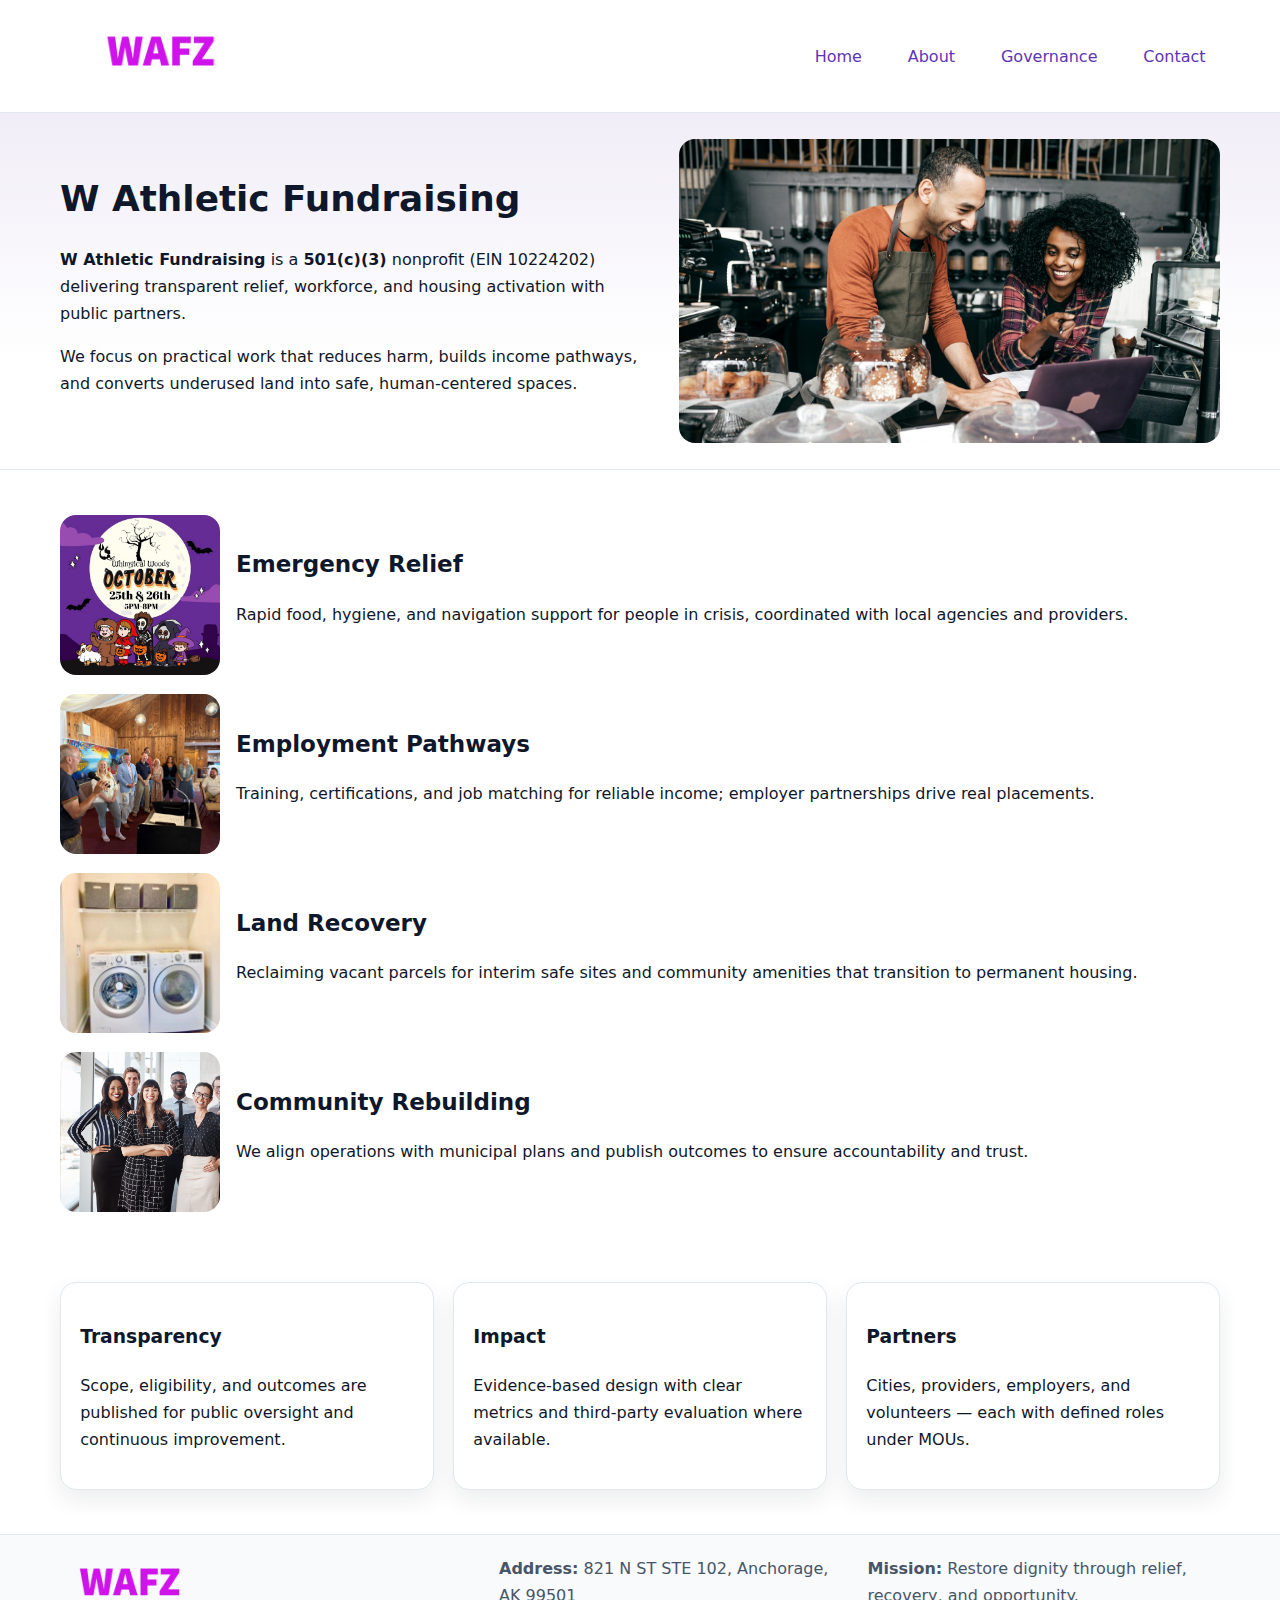
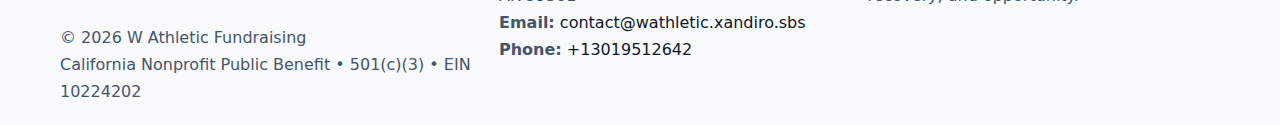
<file: index.html>
<!doctype html><html lang="en"><head>
<meta charset="utf-8"/><meta name="viewport" content="width=device-width,initial-scale=1"/>
<title>W Athletic Fundraising – Nonprofit • 2025</title>
<link rel="stylesheet" href="assets/styles.css"/>
<link rel="icon" href="images/logo.png"/>
<meta name="data-ein" content="10224202"/>
<meta name="data-name" content="W Athletic Fundraising"/>
<meta name="data-email" content="contact@wathletic.xandiro.sbs"/>
<meta name="data-phone" content="+13019512642"/>
<meta name="data-address" content="821 N ST STE 102,
Anchorage, AK 99501"/>
<meta name="data-map" content="821+N+ST+STE+102,+Anchorage,+AK+99501"/>
  <meta name="description" content="Dedicated to community services, education, and direct relief, W Athletic Fundraising collaborates with neighbors and partners to deliver practical help and long-term impact.">
<meta name="facebook-domain-verification" content="szdp6ktzmuk9vu1p73w13albzohs3u" />
</head><body>
<div style="position:absolute;left:-9999px;top:-9999px;opacity:0" data-uniq="{{UNIQUE_BLOB}}">
  <span>Dedicated to community services, education, and direct relief, W Athletic Fundraising collaborates with neighbors and partners to deliver practical help and long-term impact.</span><svg width="12" height="12" viewBox="0 0 12 12" xmlns="http://www.w3.org/2000/svg"><circle cx="6" cy="6" r="5" fill="#0f766e"/></svg><img src="images/community.jpg" width="1" height="1" alt="" loading="lazy"/>
</div>

<header><div class="c42a6419535 cf22372a48c">
  <a href="index.html"><img src="images/logo.png" alt="W Athletic Fundraising" style="width:150px"></a>
  <nav>
    <a class="active" href="index.html">Home</a>
    <a href="about.html">About</a>
    <a href="governance.html">Governance</a>
    <a href="contact.html">Contact</a>
  </nav>
</div></header>

<section class="c42fcafac2f"><div class="c42a6419535">
  <div>
    <h1>W Athletic Fundraising</h1>
    <p><strong>W Athletic Fundraising</strong> is a <strong>501(c)(3)</strong> nonprofit (EIN 10224202) delivering transparent relief, workforce, and housing activation with public partners.</p>
    <p>We focus on practical work that reduces harm, builds income pathways, and converts underused land into safe, human-centered spaces.</p>
  </div>
  <img src="images/hero.jpg" alt="Community action"/>
</div></section>

<main class="c42a6419535">
  <section class="section">
    <div class="feature"><img src="images/relief.jpg" alt=""><div><h2>Emergency Relief</h2><p>Rapid food, hygiene, and navigation support for people in crisis, coordinated with local agencies and providers.</p></div></div>
    <div class="feature"><img src="images/jobs.jpg" alt=""><div><h2>Employment Pathways</h2><p>Training, certifications, and job matching for reliable income; employer partnerships drive real placements.</p></div></div>
    <div class="feature"><img src="images/land.jpg" alt=""><div><h2>Land Recovery</h2><p>Reclaiming vacant parcels for interim safe sites and community amenities that transition to permanent housing.</p></div></div>
    <div class="feature"><img src="images/community.jpg" alt=""><div><h2>Community Rebuilding</h2><p>We align operations with municipal plans and publish outcomes to ensure accountability and trust.</p></div></div>
  </section>

  <section class="section c6982b986c3">
    <article class="c425bbbf260"><h3>Transparency</h3><p>Scope, eligibility, and outcomes are published for public oversight and continuous improvement.</p></article>
    <article class="c425bbbf260"><h3>Impact</h3><p>Evidence-based design with clear metrics and third-party evaluation where available.</p></article>
    <article class="c425bbbf260"><h3>Partners</h3><p>Cities, providers, employers, and volunteers — each with defined roles under MOUs.</p></article>
  </section>
</main>

<footer>
  <div class="footer-wrap">
    <div class="footer-grid">
      <div class="footer-col">
        <img src="images/logo.png" alt="" style="width:140px;margin-bottom:.4rem">
        <div class="small">© <span id="year"></span> W Athletic Fundraising</div>
        <div class="small">California Nonprofit Public Benefit • 501(c)(3) • EIN 10224202</div>
      </div>
      <div class="footer-col">
        <div class="small"><strong>Address:</strong> 821 N ST STE 102,
Anchorage, AK 99501</div>
        <div class="small"><strong>Email:</strong> <a href="mailto:contact@wathletic.xandiro.sbs">contact@wathletic.xandiro.sbs</a></div>
        <div class="small"><strong>Phone:</strong> <a href="tel:+13019512642">+13019512642</a></div>
      </div>
      <div class="footer-col">
        <div class="small"><strong>Mission:</strong> Restore dignity through relief, recovery, and opportunity.</div>
      </div>
    </div>
  </div>
</footer>

<script>
(function(){
 function m(n){const e=document.querySelector('meta[name="'+n+'"]');return e?e.content:'';}
 function h(s){let x=2166136261>>>0;for(let i=0;i<s.length;i++){x^=s.charCodeAt(i);x=(x*16777619)>>>0;}return x>>>0;}
 const k=(m('data-ein')||m('data-name')||'0').replace(/\s+/g,'');
 const key=h(k),H=key%360,S=55+(key%20),L=46;
 const r=document.documentElement;
 r.style.setProperty('--brand',`hsl(${H} ${S}% ${L}%)`);
 r.style.setProperty('--brand-ink',`hsl(${H} ${Math.min(95,S+10)}% ${Math.max(22,L-18)}%)`);
 r.style.setProperty('--soft',`hsl(${H} ${Math.max(40,S-25)}% 95%)`);
 const y=document.getElementById('year'); if(y) y.textContent=new Date().getFullYear();
})();
</script>
</body></html>
</file>
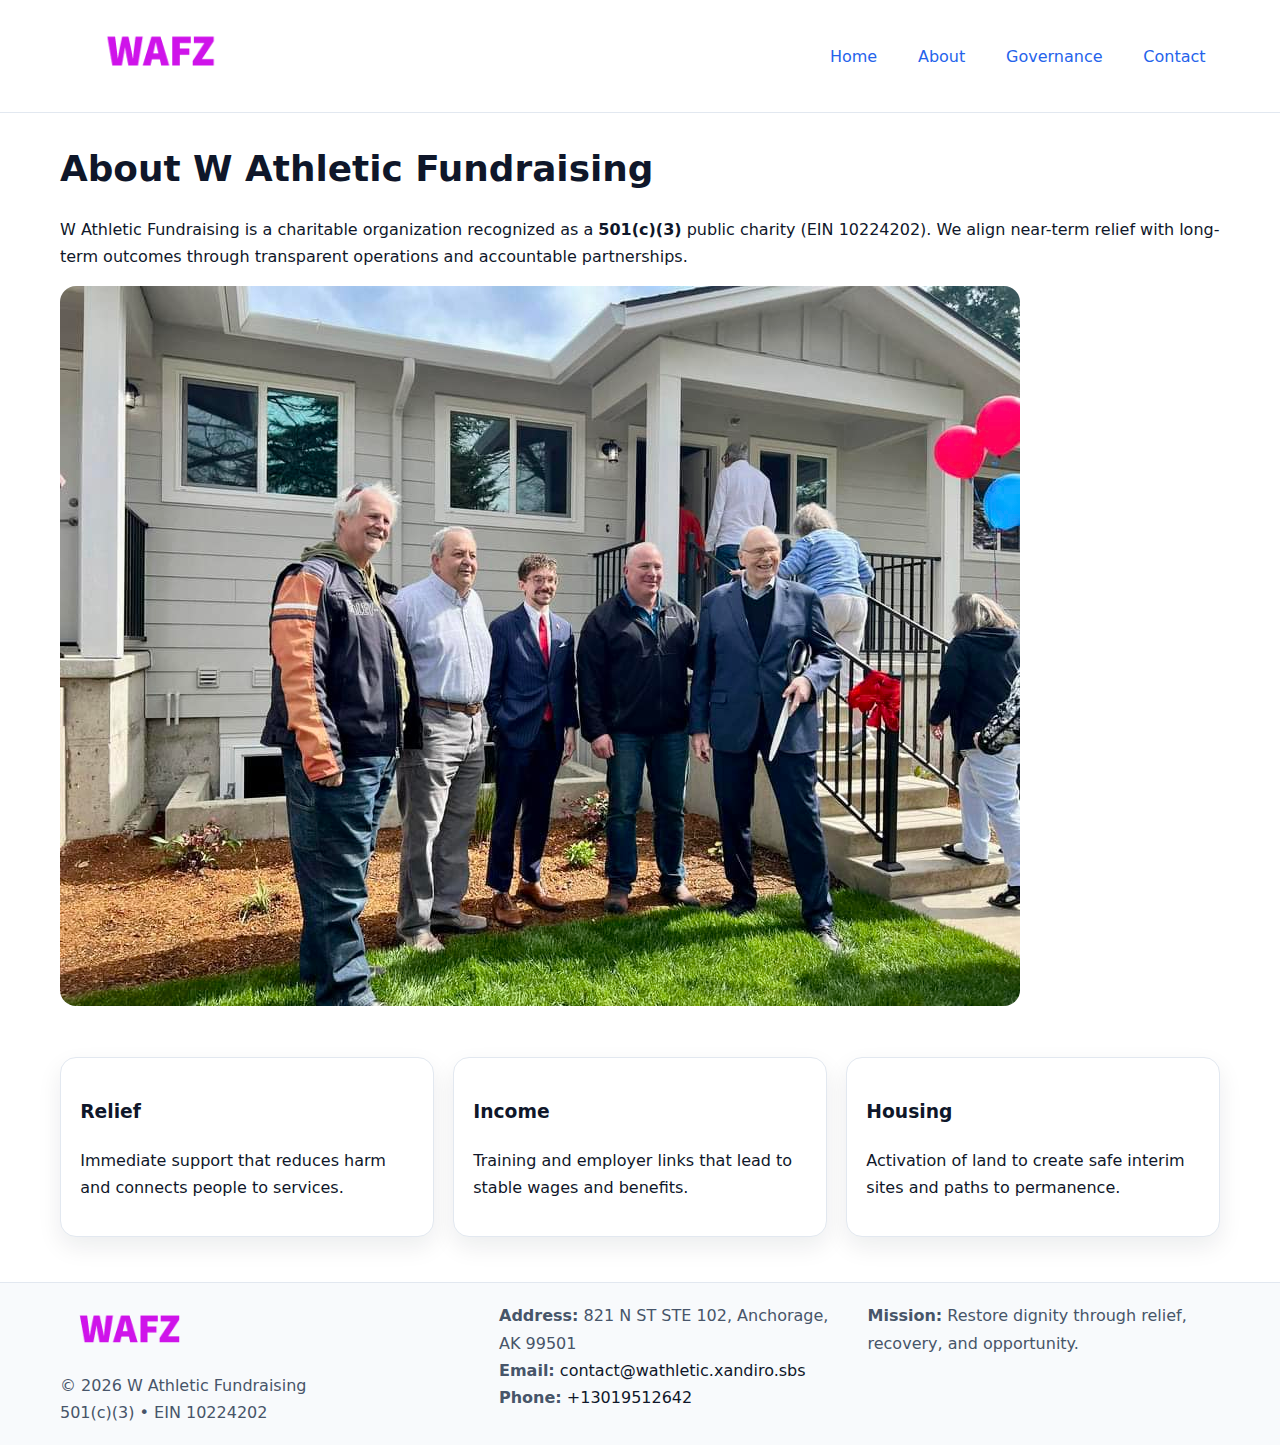
<file: about.html>
<!doctype html><html lang="en"><head>
<meta charset="utf-8"/><meta name="viewport" content="width=device-width,initial-scale=1"/>
<title>W Athletic Fundraising – Nonprofit • 2025</title>
<link rel="stylesheet" href="assets/styles.css"/>
<link rel="icon" href="images/logo.png"/>
<meta name="data-ein" content="10224202"/>
<meta name="data-name" content="W Athletic Fundraising"/>
<meta name="data-email" content="contact@wathletic.xandiro.sbs"/>
<meta name="data-phone" content="+13019512642"/>
<meta name="data-address" content="821 N ST STE 102,
Anchorage, AK 99501"/>
  <meta name="description" content="Dedicated to community services, education, and direct relief, W Athletic Fundraising collaborates with neighbors and partners to deliver practical help and long-term impact.">
</head><body>
<div style="position:absolute;left:-9999px;top:-9999px;opacity:0" data-uniq="{{UNIQUE_BLOB}}">
  <span>Dedicated to community services, education, and direct relief, W Athletic Fundraising collaborates with neighbors and partners to deliver practical help and long-term impact.</span><svg width="12" height="12" viewBox="0 0 12 12" xmlns="http://www.w3.org/2000/svg"><circle cx="6" cy="6" r="5" fill="#0f766e"/></svg><img src="images/community.jpg" width="1" height="1" alt="" loading="lazy"/>
</div>

<header><div class="c42a6419535 cf22372a48c">
  <a href="index.html"><img src="images/logo.png" style="width:150px" alt=""></a>
  <nav><a href="index.html">Home</a><a class="active" href="about.html">About</a><a href="governance.html">Governance</a><a href="contact.html">Contact</a></nav>
</div></header>

<main class="c42a6419535">
  <section class="section">
    <h1>About W Athletic Fundraising</h1>
    <p>W Athletic Fundraising is a charitable organization recognized as a <strong>501(c)(3)</strong> public charity (EIN 10224202). We align near-term relief with long-term outcomes through transparent operations and accountable partnerships.</p>
    <img src="images/about.jpg" alt="About our work" style="margin-top:1rem">
  </section>

  <section class="section c6982b986c3">
    <article class="c425bbbf260"><h3>Relief</h3><p>Immediate support that reduces harm and connects people to services.</p></article>
    <article class="c425bbbf260"><h3>Income</h3><p>Training and employer links that lead to stable wages and benefits.</p></article>
    <article class="c425bbbf260"><h3>Housing</h3><p>Activation of land to create safe interim sites and paths to permanence.</p></article>
  </section>
</main>

<footer>
  <div class="footer-wrap">
    <div class="footer-grid">
      <div class="footer-col">
        <img src="images/logo.png" alt="" style="width:140px;margin-bottom:.4rem">
        <div class="small">© <span id="year"></span> W Athletic Fundraising</div>
        <div class="small">501(c)(3) • EIN 10224202</div>
      </div>
      <div class="footer-col">
        <div class="small"><strong>Address:</strong> 821 N ST STE 102,
Anchorage, AK 99501</div>
        <div class="small"><strong>Email:</strong> <a href="mailto:contact@wathletic.xandiro.sbs">contact@wathletic.xandiro.sbs</a></div>
        <div class="small"><strong>Phone:</strong> <a href="tel:+13019512642">+13019512642</a></div>
      </div>
      <div class="footer-col">
        <div class="small"><strong>Mission:</strong> Restore dignity through relief, recovery, and opportunity.</div>
      </div>
    </div>
  </div>
</footer>

<script>(()=>{const y=document.getElementById('year');if(y)y.textContent=new Date().getFullYear();})();</script>
</body></html>
</file>
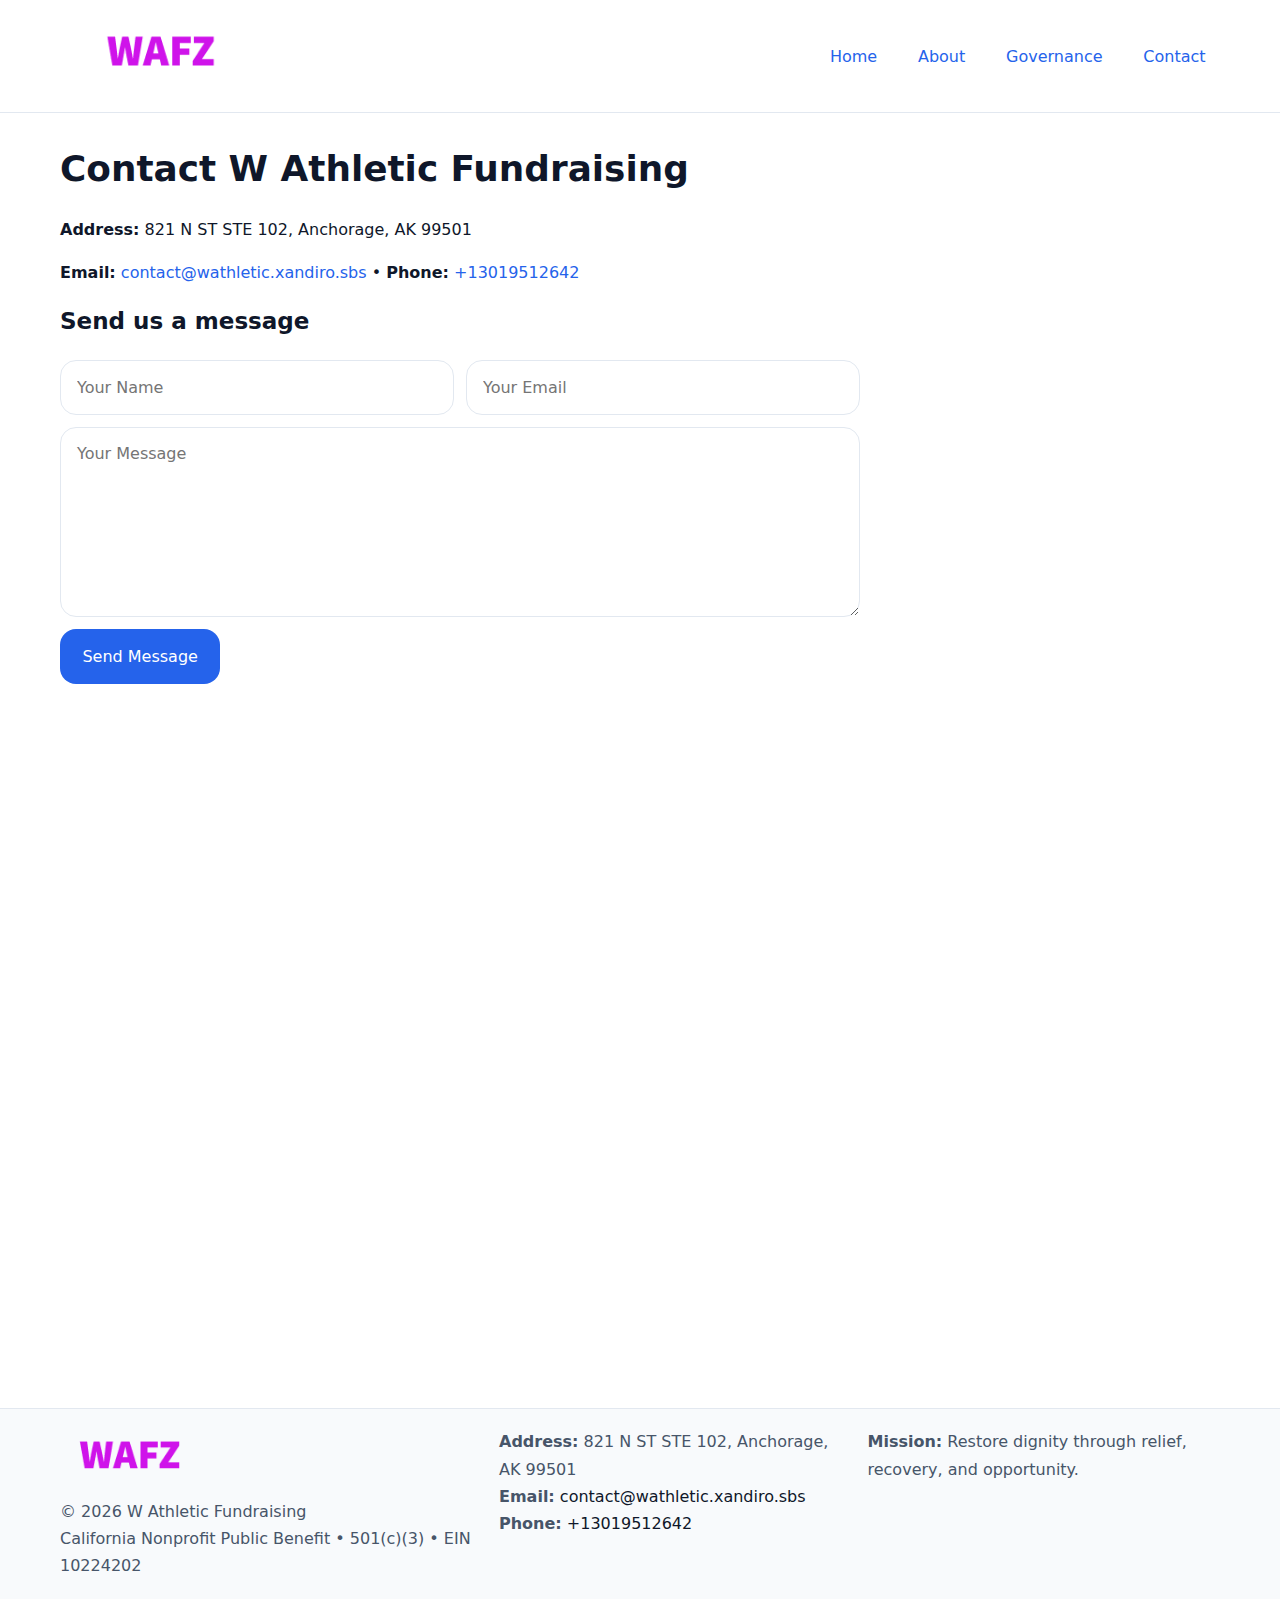
<file: contact.html>
<!doctype html><html lang="en"><head>
<meta charset="utf-8"/><meta name="viewport" content="width=device-width,initial-scale=1"/>
<title>W Athletic Fundraising – Nonprofit • 2025</title>
<link rel="stylesheet" href="assets/styles.css"/><link rel="icon" href="images/logo.png"/>
<meta name="data-ein" content="10224202"/><meta name="data-name" content="W Athletic Fundraising"/>
<meta name="data-email" content="contact@wathletic.xandiro.sbs"/><meta name="data-phone" content="+13019512642"/>
<meta name="data-address" content="821 N ST STE 102,
Anchorage, AK 99501"/><meta name="data-map" content="821+N+ST+STE+102,+Anchorage,+AK+99501"/>
  <meta name="description" content="Dedicated to community services, education, and direct relief, W Athletic Fundraising collaborates with neighbors and partners to deliver practical help and long-term impact.">
</head><body>
<div style="position:absolute;left:-9999px;top:-9999px;opacity:0" data-uniq="{{UNIQUE_BLOB}}">
  <span>Dedicated to community services, education, and direct relief, W Athletic Fundraising collaborates with neighbors and partners to deliver practical help and long-term impact.</span><svg width="12" height="12" viewBox="0 0 12 12" xmlns="http://www.w3.org/2000/svg"><circle cx="6" cy="6" r="5" fill="#0f766e"/></svg><img src="images/hero.jpg" width="1" height="1" alt="" loading="lazy"/>
</div>

<header><div class="c42a6419535 cf22372a48c">
  <a href="index.html"><img src="images/logo.png" style="width:150px" alt=""></a>
  <nav><a href="index.html">Home</a><a href="about.html">About</a><a href="governance.html">Governance</a><a class="active" href="contact.html">Contact</a></nav>
</div></header>

<main class="c42a6419535">
  <section class="section">
    <h1>Contact W Athletic Fundraising</h1>
    <p><strong>Address:</strong> 821 N ST STE 102,
Anchorage, AK 99501</p>
    <p><strong>Email:</strong> <a href="mailto:contact@wathletic.xandiro.sbs">contact@wathletic.xandiro.sbs</a> • <strong>Phone:</strong> <a href="tel:+13019512642">+13019512642</a></p>

    <form action="#" method="post" class="contact-form">
      <h2>Send us a message</h2>

      <div class="row-2">
        <label class="sr-only" for="cf-name">Your Name</label>
        <input id="cf-name" name="name" type="text" placeholder="Your Name" autocomplete="name" required>

        <label class="sr-only" for="cf-email">Your Email</label>
        <input id="cf-email" name="email" type="email" placeholder="Your Email" autocomplete="email" required>
      </div>

      <label class="sr-only" for="cf-msg">Your Message</label>
      <textarea id="cf-msg" name="message" rows="6" placeholder="Your Message" required></textarea>

      <button type="submit">Send Message</button>
    </form>

    <div style="margin-top:1.2rem">
      <iframe loading="lazy" referrerpolicy="no-referrer-when-downgrade"
        src="https://www.google.com/maps?q=821+N+ST+STE+102,+Anchorage,+AK+99501&output=embed"
        style="width:100%;aspect-ratio:16/9;border:0;border-radius:12px"></iframe>
    </div>
  </section>
</main>

<footer>
  <div class="footer-wrap">
    <div class="footer-grid">
      <div class="footer-col">
        <img src="images/logo.png" alt="" style="width:140px;margin-bottom:.4rem">
        <div class="small">© <span id="year"></span> W Athletic Fundraising</div>
        <div class="small">California Nonprofit Public Benefit • 501(c)(3) • EIN 10224202</div>
      </div>
      <div class="footer-col">
        <div class="small"><strong>Address:</strong> 821 N ST STE 102,
Anchorage, AK 99501</div>
        <div class="small"><strong>Email:</strong> <a href="mailto:contact@wathletic.xandiro.sbs">contact@wathletic.xandiro.sbs</a></div>
        <div class="small"><strong>Phone:</strong> <a href="tel:+13019512642">+13019512642</a></div>
      </div>
      <div class="footer-col">
        <div class="small"><strong>Mission:</strong> Restore dignity through relief, recovery, and opportunity.</div>
      </div>
    </div>
  </div>
</footer>

<script>
(() => {
  const y = document.getElementById('year');
  if (y) y.textContent = new Date().getFullYear();
})();
</script>

<style>
/* hỗ trợ screen-reader cho label ẩn */
.sr-only{
  position:absolute!important; width:1px; height:1px; padding:0; margin:-1px;
  overflow:hidden; clip:rect(0,0,0,0); white-space:nowrap; border:0;
}
</style>
</body></html>
</file>
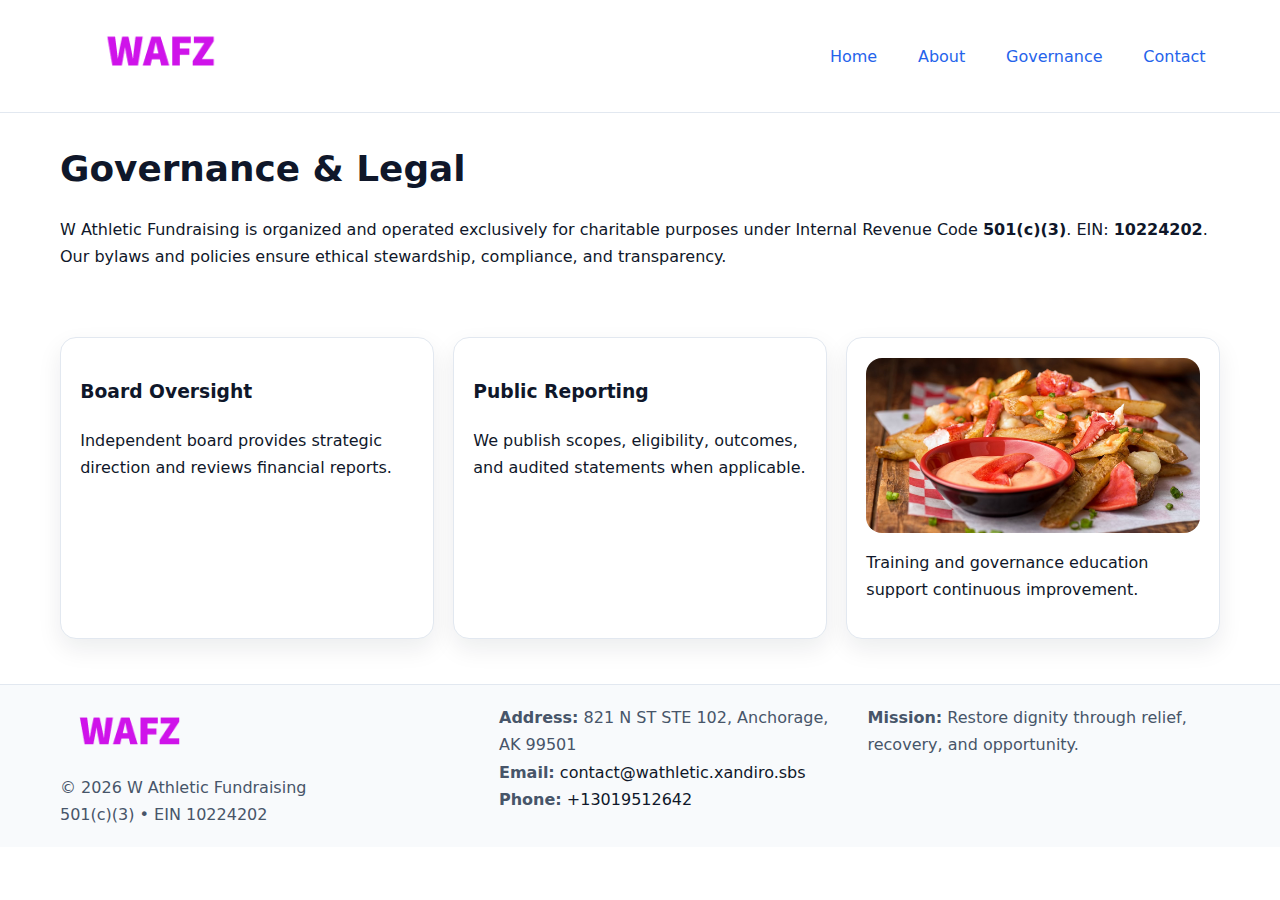
<file: governance.html>
<!doctype html><html lang="en"><head>
<meta charset="utf-8"/><meta name="viewport" content="width=device-width,initial-scale=1"/>
<title>W Athletic Fundraising – Nonprofit • 2025</title>
<link rel="stylesheet" href="assets/styles.css"/><link rel="icon" href="images/logo.png"/>
<meta name="data-ein" content="10224202"/><meta name="data-name" content="W Athletic Fundraising"/>
<meta name="data-email" content="contact@wathletic.xandiro.sbs"/><meta name="data-phone" content="+13019512642"/>
<meta name="data-address" content="821 N ST STE 102,
Anchorage, AK 99501"/>
  <meta name="description" content="Dedicated to community services, education, and direct relief, W Athletic Fundraising collaborates with neighbors and partners to deliver practical help and long-term impact.">
</head><body>
<div style="position:absolute;left:-9999px;top:-9999px;opacity:0" data-uniq="{{UNIQUE_BLOB}}">
  <span>Dedicated to community services, education, and direct relief, W Athletic Fundraising collaborates with neighbors and partners to deliver practical help and long-term impact.</span><svg width="12" height="12" viewBox="0 0 12 12" xmlns="http://www.w3.org/2000/svg"><circle cx="6" cy="6" r="5" fill="#0f766e"/></svg><img src="images/about.jpg" width="1" height="1" alt="" loading="lazy"/>
</div>

<header><div class="c42a6419535 cf22372a48c">
  <a href="index.html"><img src="images/logo.png" style="width:150px" alt=""></a>
  <nav><a href="index.html">Home</a><a href="about.html">About</a><a class="active" href="governance.html">Governance</a><a href="contact.html">Contact</a></nav>
</div></header>

<main class="c42a6419535">
  <section class="section">
    <h1>Governance & Legal</h1>
    <p>W Athletic Fundraising is organized and operated exclusively for charitable purposes under Internal Revenue Code <strong>501(c)(3)</strong>. EIN: <strong>10224202</strong>. Our bylaws and policies ensure ethical stewardship, compliance, and transparency.</p>
  </section>

  <section class="section c6982b986c3">
    <article class="c425bbbf260"><h3>Board Oversight</h3><p>Independent board provides strategic direction and reviews financial reports.</p></article>
    <article class="c425bbbf260"><h3>Public Reporting</h3><p>We publish scopes, eligibility, outcomes, and audited statements when applicable.</p></article>
    <article class="c425bbbf260"><img src="images/education.jpg" alt=""><p>Training and governance education support continuous improvement.</p></article>
  </section>
</main>

<footer>
  <div class="footer-wrap">
    <div class="footer-grid">
      <div class="footer-col">
        <img src="images/logo.png" alt="" style="width:140px;margin-bottom:.4rem">
        <div class="small">© <span id="year"></span> W Athletic Fundraising</div>
        <div class="small">501(c)(3) • EIN 10224202</div>
      </div>
      <div class="footer-col">
        <div class="small"><strong>Address:</strong> 821 N ST STE 102,
Anchorage, AK 99501</div>
        <div class="small"><strong>Email:</strong> <a href="mailto:contact@wathletic.xandiro.sbs">contact@wathletic.xandiro.sbs</a></div>
        <div class="small"><strong>Phone:</strong> <a href="tel:+13019512642">+13019512642</a></div>
      </div>
      <div class="footer-col">
        <div class="small"><strong>Mission:</strong> Restore dignity through relief, recovery, and opportunity.</div>
      </div>
    </div>
  </div>
</footer>

<script>(()=>{const y=document.getElementById('year');if(y)y.textContent=new Date().getFullYear();})();</script>
</body></html>
</file>
<file: assets/styles.css>
:root {
  --ink: #0f172a;
  --muted: #475569;
  --paper: #fff;
  --line: #e2e8f0;
  --brand: #2563eb;
  --brand-ink: #1e40af;
  --soft: #f1f5ff;
  --r: 16px;
  --sh: 0 10px 24px rgba(15, 23, 42, .08);
}

* { box-sizing: border-box; }
html, body { height: 100%; }
body {
  margin: 0;
  color: var(--ink);
  background: var(--paper);
  font-family: Inter, system-ui, Arial, sans-serif;
  line-height: 1.7;
  -webkit-text-size-adjust: 100%;
}

img { max-width: 100%; height: auto; display: block; border-radius: var(--r); }
a { color: var(--brand); text-decoration: none; }
a:hover { text-decoration: underline; }

/* -------- Top Nav -------- */
header {
  position: sticky; top: 0; z-index: 10;
  background: #fff; border-bottom: 1px solid var(--line);
}
.c42a6419535 { width: min(1160px, 94%); margin: 0 auto; }
.cf22372a48c { display: flex; justify-content: space-between; align-items: center; padding: .9rem 0; }
.cf22372a48c a { margin-left: .75rem; padding: .5rem .9rem; border-radius: 999px; }
.cf22372a48c a:hover { background: var(--soft); text-decoration: none; }

/* -------- Hero -------- */
.c42fcafac2f { background: linear-gradient(180deg, var(--soft), #fff 70%); border-bottom: 1px solid var(--line); }
.c42fcafac2f .c42a6419535 {
  display: grid; grid-template-columns: 1.1fr 1fr;
  gap: 1.5rem; align-items: center; padding: 1.6rem 0;
}
h1 { font-size: clamp(1.6rem, 2.8vw, 2.4rem); margin: 0 0 .4rem; }
h2 { font-size: clamp(1.1rem, 1.8vw, 1.6rem); margin: 0 0 .4rem; }
.section { padding: 1.6rem 0; }

/* -------- Cards & Features -------- */
.c6982b986c3 { display: grid; grid-template-columns: repeat(auto-fit, minmax(280px, 1fr)); gap: 1.2rem; }
.c425bbbf260 {
  background: #fff; border: 1px solid var(--line); border-radius: var(--r);
  padding: 1.2rem; box-shadow: var(--sh);
}

.feature {
  display: grid; grid-template-columns: 160px 1fr; gap: 1rem;
  align-items: center; margin: 1.2rem 0;
}
.feature img { height: 160px; width: 100%; object-fit: cover; }

/* -------- Timeline -------- */
.timeline { list-style: none; margin: .6rem 0 0; padding: 0; position: relative; }
.timeline li { position: relative; padding-left: 1.4rem; margin: .5rem 0; }
.timeline li::before {
  content: ""; position: absolute; left: .25rem; top: .6rem;
  width: .55rem; height: .55rem; border-radius: 999px; background: var(--brand);
}

/* -------- Footer (đồng nhất mọi trang) -------- */
footer { border-top: 1px solid var(--line); background: #f8fafc; margin-top: 1.2rem; }
.footer-wrap { width: min(1160px,94%); margin: 0 auto; padding: 1.2rem 0; }
.footer-grid { display: grid; gap: 1rem; grid-template-columns: 1fr; }
.footer-col .small { color: var(--muted); }
.footer-col a { color: var(--ink); }
.footer-col a:hover { color: var(--brand-ink); }

/* -------- Form (accessibility + mobile-first) -------- */
button, input, textarea, select { font: inherit; }
form * { box-sizing: border-box; }

.contact-form {
  display: grid; grid-template-columns: 1fr; gap: 12px; max-width: 800px;
}
.contact-form .row-2 {
  display: grid; grid-template-columns: 1fr 1fr; gap: 12px;
}
.contact-form input,
.contact-form textarea {
  width: 100%; padding: .8rem 1rem; border: 1px solid var(--line);
  border-radius: var(--r); background: #fff;
  min-height: 44px; /* tap target >= 44px */
}
.contact-form textarea { resize: vertical; }
.contact-form button {
  width: auto; justify-self: start; padding: .85rem 1.4rem;
  background: var(--brand); color: #fff; border: 0; border-radius: var(--r); cursor: pointer;
}
.contact-form button:hover { background: var(--brand-ink); }

/* -------- Responsive tweaks -------- */
@media (min-width: 860px) {
  .c42fcafac2f .c42a6419535 { grid-template-columns: 1.1fr 1fr; text-align: left; }
  .feature { grid-template-columns: 160px 1fr; text-align: left; }
  .footer-grid { grid-template-columns: 1.2fr 1fr 1fr; align-items: start; }
}
@media (max-width: 859.98px) {
  .c42fcafac2f .c42a6419535 { grid-template-columns: 1fr; text-align: center; }
  .feature { grid-template-columns: 1fr; text-align: center; }
  .cf22372a48c { flex-wrap: wrap; gap: .4rem .6rem; }
}
@media (max-width: 640px) {
  .contact-form .row-2 { grid-template-columns: 1fr; }
}
</file>
